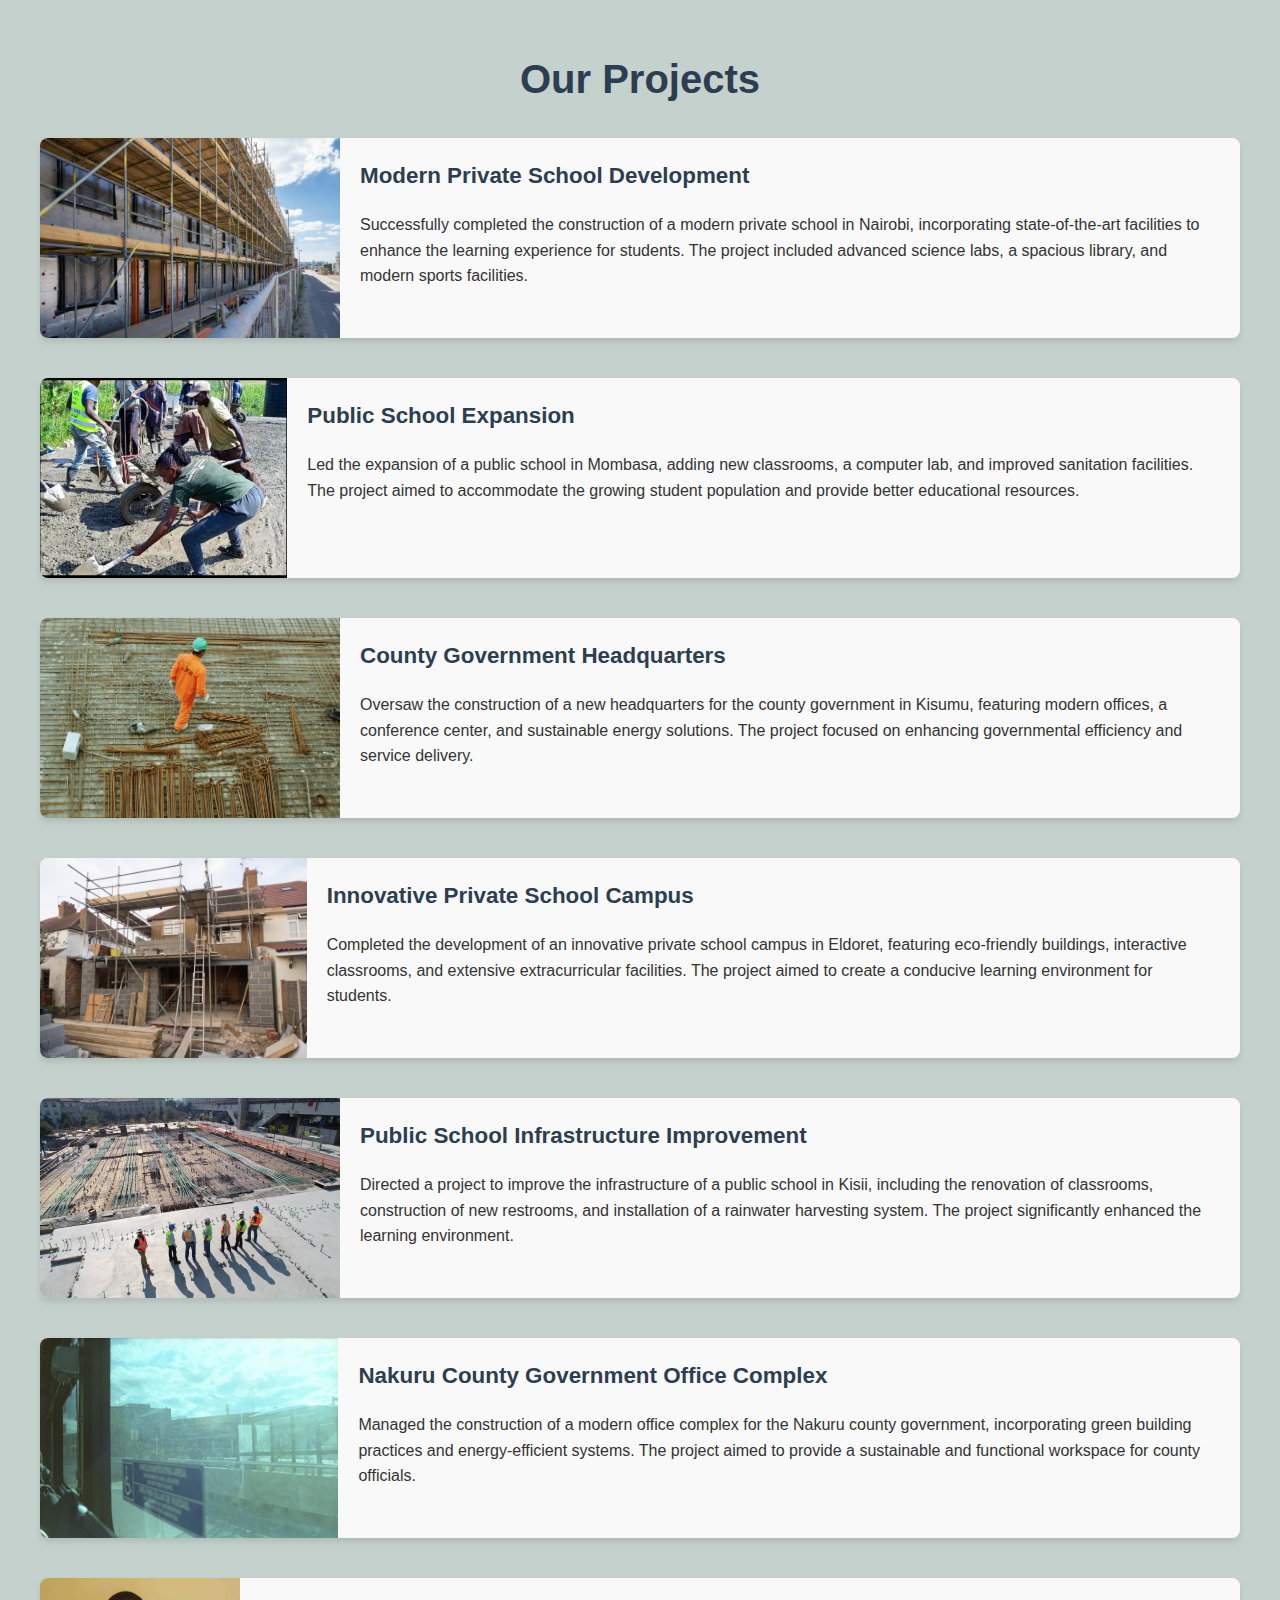
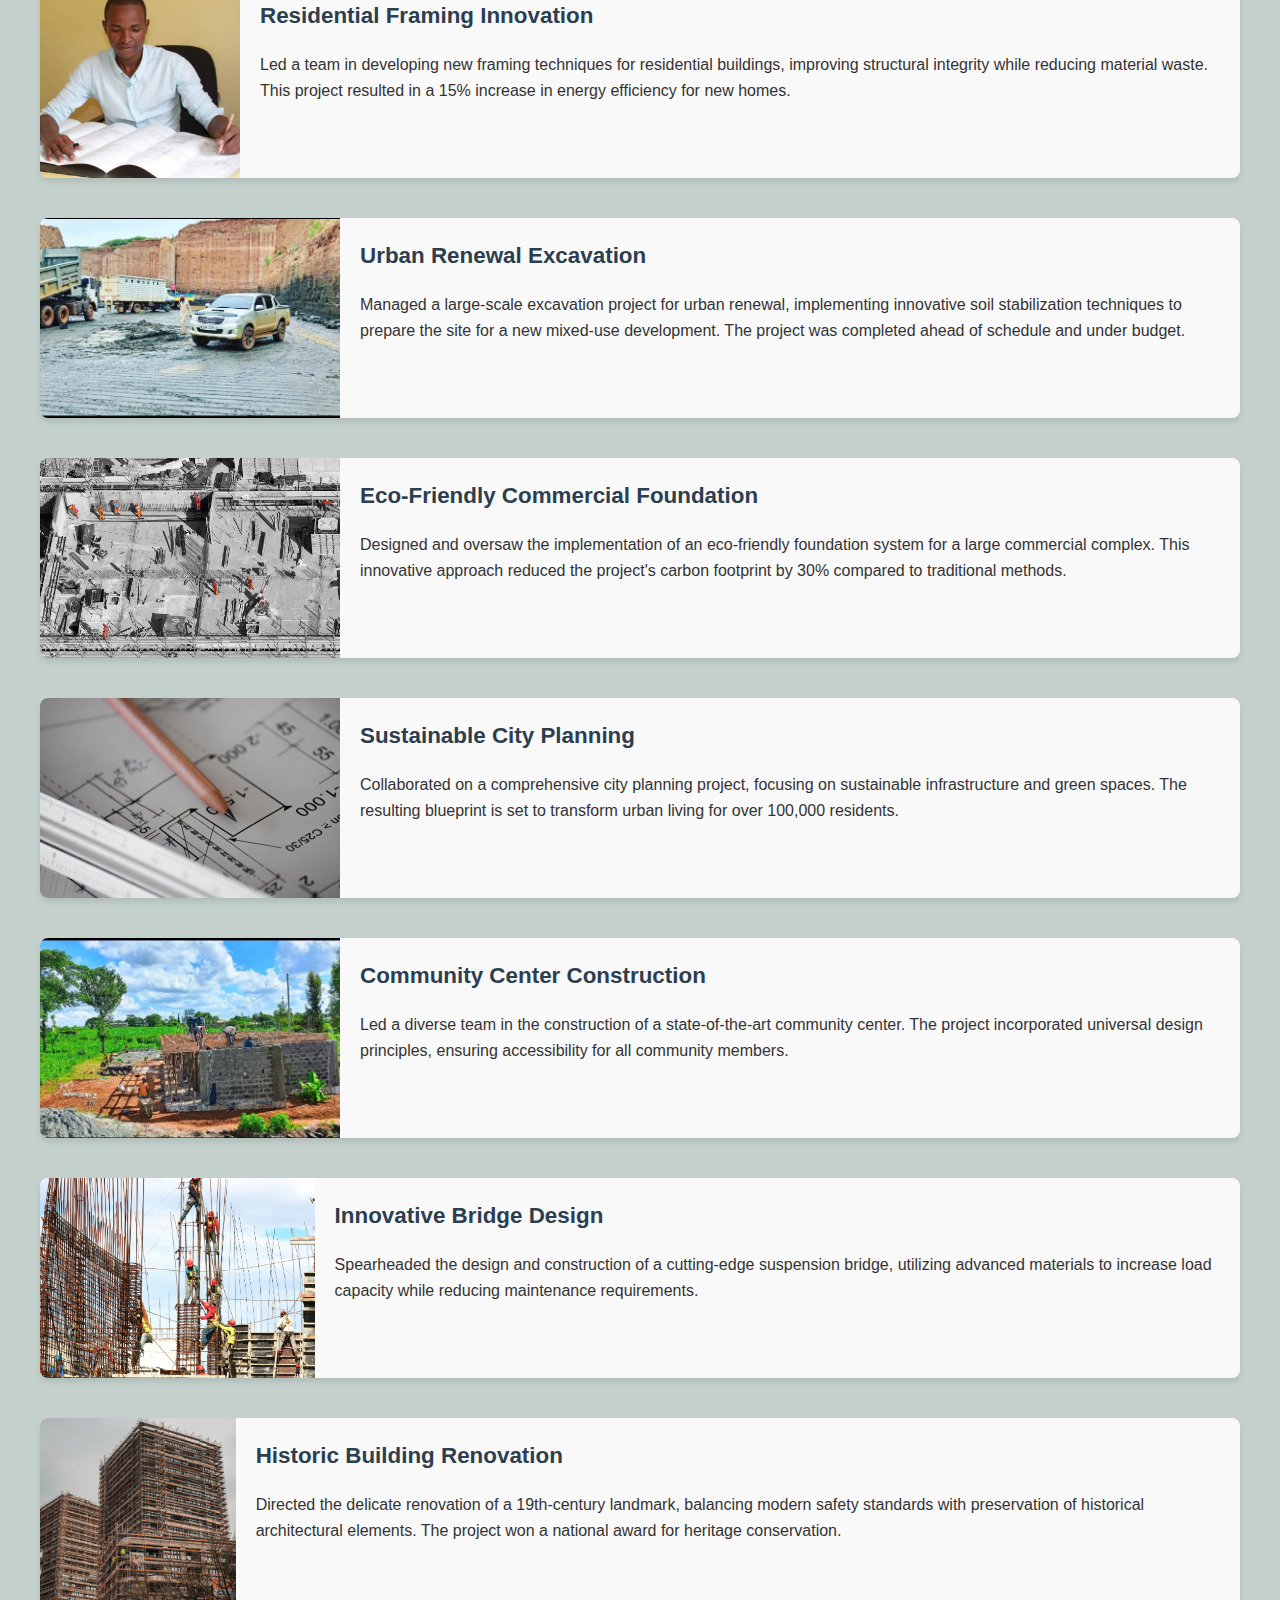
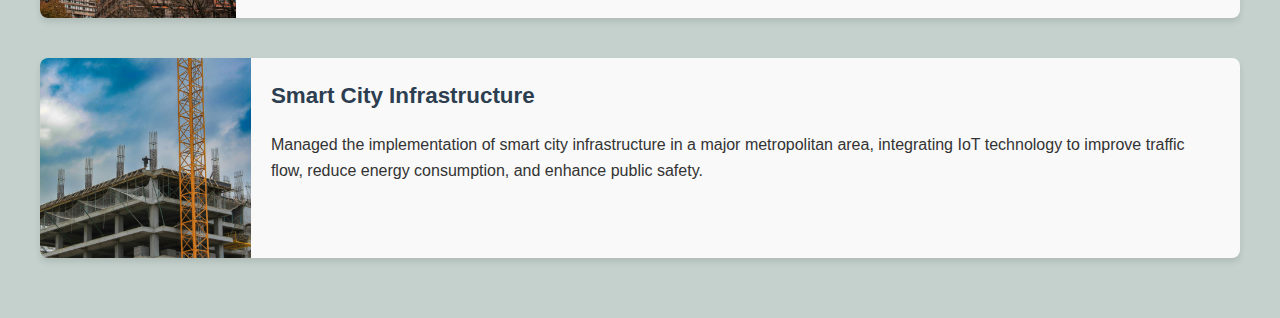
<file: projects.html>
<!DOCTYPE html>
<html lang="en">
  <head>
    <meta charset="UTF-8" />
    <meta name="viewport" content="width=device-width, initial-scale=1.0" />
    <title>Chanku Global Investments Ltd - Projects</title>
    <link rel="stylesheet" href="projects.css" />
  </head>

  <body>
    <h1>Our Projects</h1>

    <!-- New Projects for Private Schools, Public Schools, and County Governments in Kenya -->

    <div class="project">
      <img
        src="images/private-school-Nrb.jpg"
        alt="Private School Project in Nairobi"
      />
      <div class="project-info">
        <h2 class="project-title">Modern Private School Development</h2>
        <p class="project-description">
          Successfully completed the construction of a modern private school in
          Nairobi, incorporating state-of-the-art facilities to enhance the
          learning experience for students. The project included advanced
          science labs, a spacious library, and modern sports facilities.
        </p>
      </div>
    </div>

    <div class="project">
      <img
        src="images/public-school-Kiambu.jpg"
        alt="Public School Project in Mombasa"
      />
      <div class="project-info">
        <h2 class="project-title">Public School Expansion</h2>
        <p class="project-description">
          Led the expansion of a public school in Mombasa, adding new
          classrooms, a computer lab, and improved sanitation facilities. The
          project aimed to accommodate the growing student population and
          provide better educational resources.
        </p>
      </div>
    </div>

    <div class="project">
      <img
        src="images/county-government-Nakuru.jpg"
        alt="County Government Project in Kisumu"
      />
      <div class="project-info">
        <h2 class="project-title">County Government Headquarters</h2>
        <p class="project-description">
          Oversaw the construction of a new headquarters for the county
          government in Kisumu, featuring modern offices, a conference center,
          and sustainable energy solutions. The project focused on enhancing
          governmental efficiency and service delivery.
        </p>
      </div>
    </div>

    <div class="project">
      <img
        src="images/private-school-eldoret.jpeg"
        alt="Private School Project in Eldoret"
      />
      <div class="project-info">
        <h2 class="project-title">Innovative Private School Campus</h2>
        <p class="project-description">
          Completed the development of an innovative private school campus in
          Eldoret, featuring eco-friendly buildings, interactive classrooms, and
          extensive extracurricular facilities. The project aimed to create a
          conducive learning environment for students.
        </p>
      </div>
    </div>

    <div class="project">
      <img
        src="images/public-school-kisii.jpg"
        alt="Public School Project in Kisii"
      />
      <div class="project-info">
        <h2 class="project-title">Public School Infrastructure Improvement</h2>
        <p class="project-description">
          Directed a project to improve the infrastructure of a public school in
          Kisii, including the renovation of classrooms, construction of new
          restrooms, and installation of a rainwater harvesting system. The
          project significantly enhanced the learning environment.
        </p>
      </div>
    </div>

    <div class="project">
      <img
        src="images/county-government-nakuru2.jpg"
        alt="County Government Project in Nakuru"
      />
      <div class="project-info">
        <h2 class="project-title">Nakuru County Government Office Complex</h2>
        <p class="project-description">
          Managed the construction of a modern office complex for the Nakuru
          county government, incorporating green building practices and
          energy-efficient systems. The project aimed to provide a sustainable
          and functional workspace for county officials.
        </p>
      </div>
    </div>

    <!-- New Projects for in Kenya still -->
    <div class="project">
      <img
        src="images/residential-framing-kiambu.jpg"
        alt="Residential Framing Project"
      />
      <div class="project-info">
        <h2 class="project-title">Residential Framing Innovation</h2>
        <p class="project-description">
          Led a team in developing new framing techniques for residential
          buildings, improving structural integrity while reducing material
          waste. This project resulted in a 15% increase in energy efficiency
          for new homes.
        </p>
      </div>
    </div>

    <div class="project">
      <img
        src="images/excavation-site-kajiado.jpg"
        alt="Large-scale Excavation Project"
      />
      <div class="project-info">
        <h2 class="project-title">Urban Renewal Excavation</h2>
        <p class="project-description">
          Managed a large-scale excavation project for urban renewal,
          implementing innovative soil stabilization techniques to prepare the
          site for a new mixed-use development. The project was completed ahead
          of schedule and under budget.
        </p>
      </div>
    </div>

    <div class="project">
      <img
        src="images/foundation-work-nairobi.jpg"
        alt="Commercial Foundation Project"
      />
      <div class="project-info">
        <h2 class="project-title">Eco-Friendly Commercial Foundation</h2>
        <p class="project-description">
          Designed and oversaw the implementation of an eco-friendly foundation
          system for a large commercial complex. This innovative approach
          reduced the project's carbon footprint by 30% compared to traditional
          methods.
        </p>
      </div>
    </div>

    <div class="project">
      <img src="images/blueprint-design-nairobi.jpg" alt="Blueprint Design" />
      <div class="project-info">
        <h2 class="project-title">Sustainable City Planning</h2>
        <p class="project-description">
          Collaborated on a comprehensive city planning project, focusing on
          sustainable infrastructure and green spaces. The resulting blueprint
          is set to transform urban living for over 100,000 residents.
        </p>
      </div>
    </div>

    <div class="project">
      <img src="images/construction-team-kiambu.jpg" alt="Construction Team" />
      <div class="project-info">
        <h2 class="project-title">Community Center Construction</h2>
        <p class="project-description">
          Led a diverse team in the construction of a state-of-the-art community
          center. The project incorporated universal design principles, ensuring
          accessibility for all community members.
        </p>
      </div>
    </div>

    <div class="project">
      <img
        src="images/bridge-construction-macha.jpg"
        alt="Bridge Construction"
      />
      <div class="project-info">
        <h2 class="project-title">Innovative Bridge Design</h2>
        <p class="project-description">
          Spearheaded the design and construction of a cutting-edge suspension
          bridge, utilizing advanced materials to increase load capacity while
          reducing maintenance requirements.
        </p>
      </div>
    </div>

    <div class="project">
      <img
        src="images/interior-renovation-nairobi.jpg"
        alt="Interior Renovation"
      />
      <div class="project-info">
        <h2 class="project-title">Historic Building Renovation</h2>
        <p class="project-description">
          Directed the delicate renovation of a 19th-century landmark, balancing
          modern safety standards with preservation of historical architectural
          elements. The project won a national award for heritage conservation.
        </p>
      </div>
    </div>

    <div class="project">
      <img
        src="images/construction-site-konza.jpg"
        alt="Large Construction Site"
      />
      <div class="project-info">
        <h2 class="project-title">Smart City Infrastructure</h2>
        <p class="project-description">
          Managed the implementation of smart city infrastructure in a major
          metropolitan area, integrating IoT technology to improve traffic flow,
          reduce energy consumption, and enhance public safety.
        </p>
      </div>
    </div>
  </body>
</html>
</file>
<file: projects.css>
body {
    font-family: Arial, sans-serif;
    line-height: 1.6;
    color: #333;
    max-width: 1200px;
    margin: 0 auto;
    padding: 20px;
    background-color: rgb(196, 209, 205);
}

h1 {
    text-align: center;
    color: #2c3e50;
    font-size: 40px;
    font-family: Haettenschweiler, 'Arial Narrow Bold', sans-serif;
    font-weight: 800;
}

.project {
    display: flex;
    margin-bottom: 40px;
    background-color: #f9f9f9;
    border-radius: 8px;
    overflow: hidden;
    box-shadow: 0 4px 6px rgba(0, 0, 0, 0.1);
}

.project img {
    width: 300px;
    height: 200px;
    object-fit: cover;
}

.project-info {
    padding: 20px;
}

.project-title {
    font-size: 1.4em;
    color: #2c3e50;
    margin-top: 0;
}

.project-description {
    font-size: 1em;
}

/*For small screens*/
@media (max-width: 768px) {
    .project {
        flex-direction: column;
    }

    .project img {
        width: 100%;
        height: 200px;
    }
}
</file>
